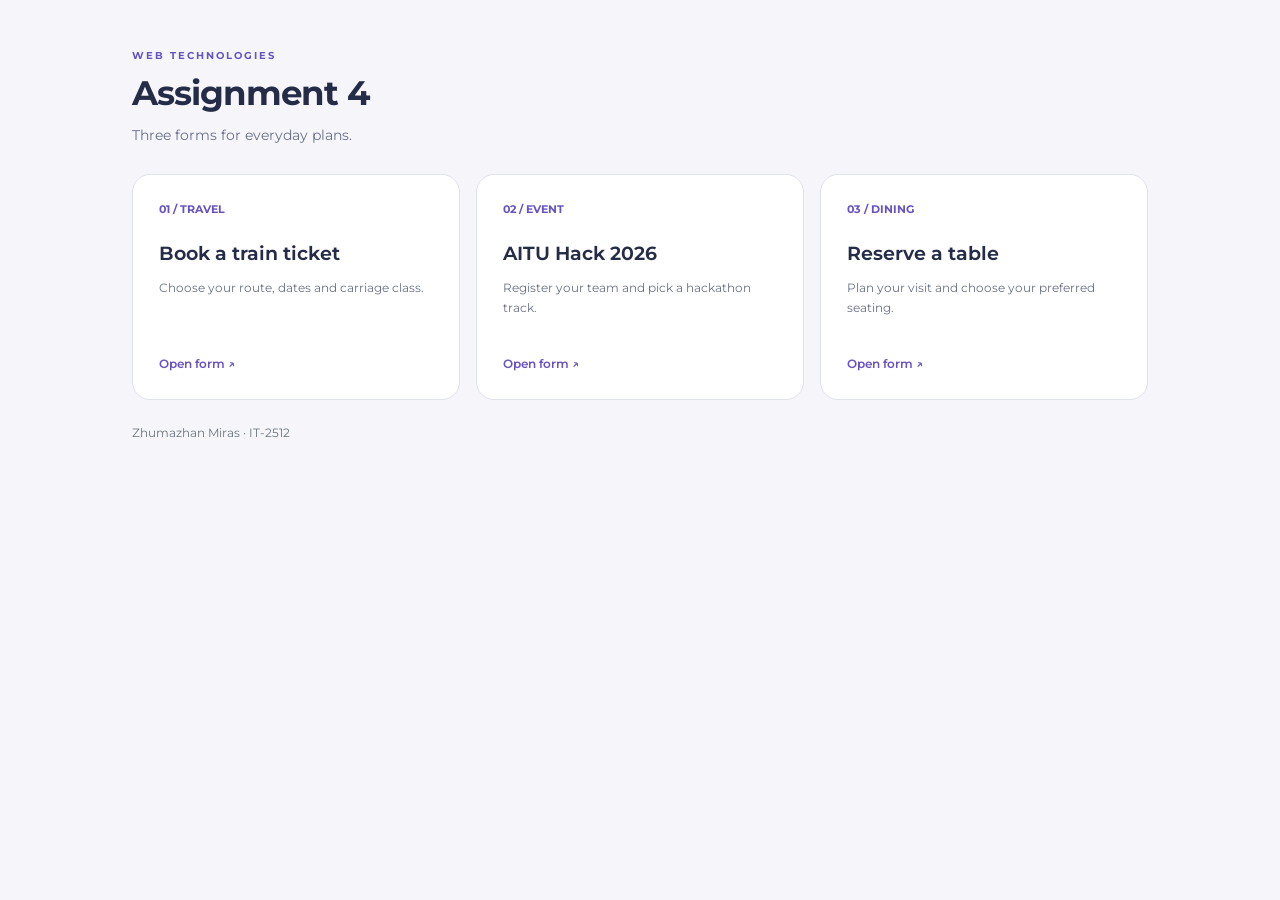
<file: index.html>
<!doctype html>
<html lang="en">
<head>
  <meta charset="utf-8">
  <meta name="viewport" content="width=device-width, initial-scale=1">
  <title>Assignment 4</title>
  <link rel="stylesheet" href="assets/vendor/bootstrap.min.css">
  <link rel="stylesheet" href="style.css">
</head>
<body class="app-page">
  <main class="container page-shell py-4 py-md-5">
    <header class="page-heading">
      <p class="eyebrow">WEB TECHNOLOGIES</p>
      <h1>Assignment 4</h1>
      <p>Three forms for everyday plans.</p>
    </header>
    <div class="row g-3">
      <div class="col-md-4">
        <a class="task-card" href="task1.html">
          <span class="task-number">01 / TRAVEL</span>
          <h2>Book a train ticket</h2>
          <p>Choose your route, dates and carriage class.</p>
          <span class="task-arrow">Open form <span aria-hidden="true">↗</span></span>
        </a>
      </div>
      <div class="col-md-4">
        <a class="task-card" href="task2.html">
          <span class="task-number">02 / EVENT</span>
          <h2>AITU Hack 2026</h2>
          <p>Register your team and pick a hackathon track.</p>
          <span class="task-arrow">Open form <span aria-hidden="true">↗</span></span>
        </a>
      </div>
      <div class="col-md-4">
        <a class="task-card" href="task3.html">
          <span class="task-number">03 / DINING</span>
          <h2>Reserve a table</h2>
          <p>Plan your visit and choose your preferred seating.</p>
          <span class="task-arrow">Open form <span aria-hidden="true">↗</span></span>
        </a>
      </div>
    </div>
    <p class="small text-secondary mt-4">Zhumazhan Miras · IT-2512</p>
  </main>
</body>
</html>
</file>
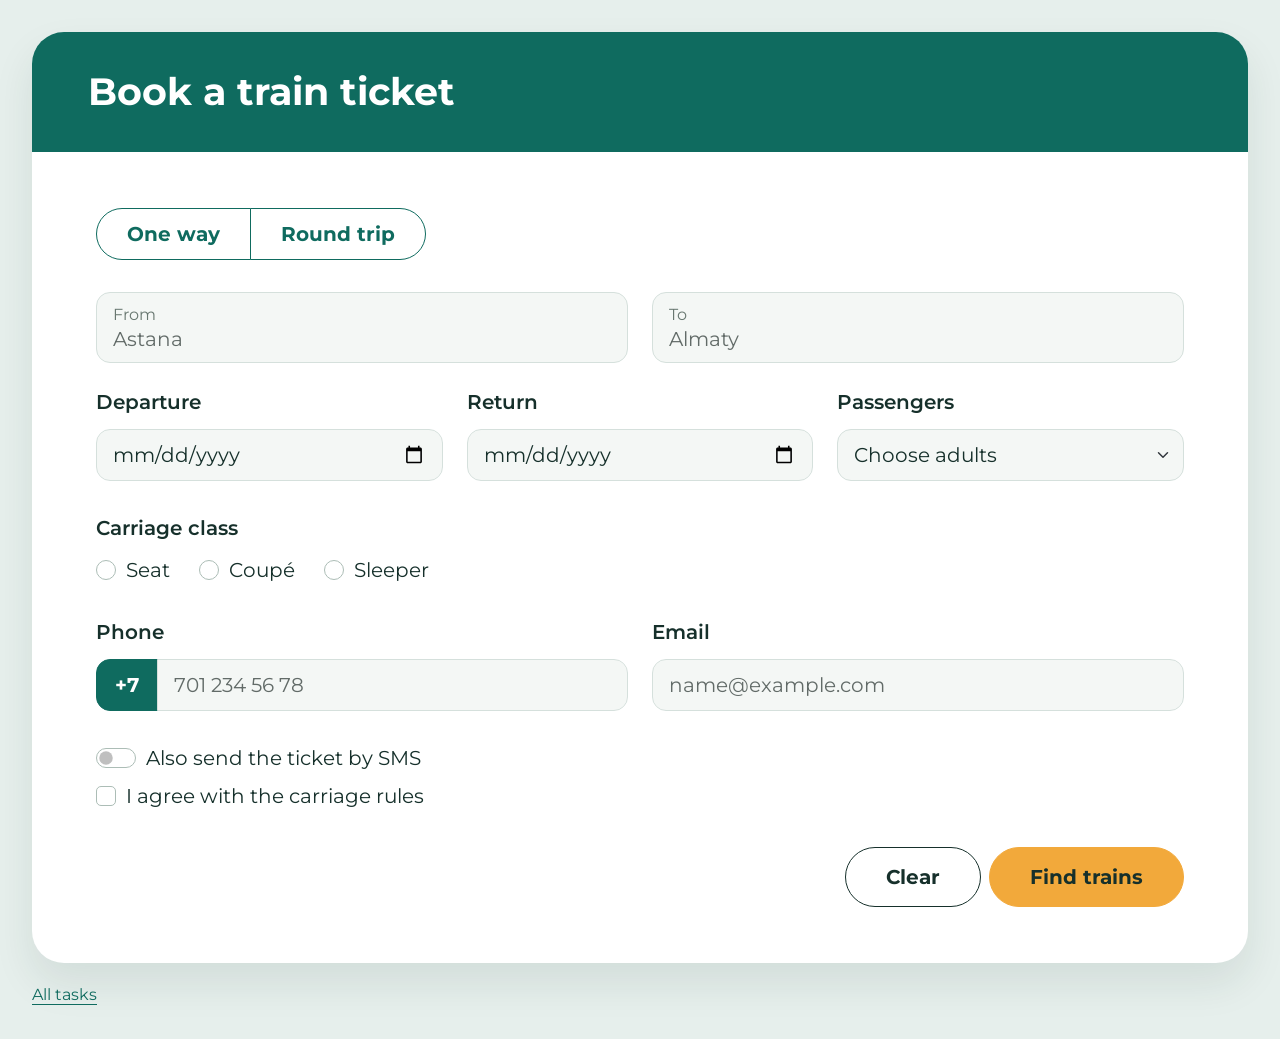
<file: task1.html>
<!doctype html>
<html lang="en">
<head>
  <meta charset="utf-8">
  <meta name="viewport" content="width=device-width, initial-scale=1">
  <title>Book a train ticket</title>
  <link rel="stylesheet" href="assets/vendor/bootstrap.min.css">
  <link rel="stylesheet" href="style.css">
</head>
<body class="app-page train-page">
  <main class="container page-shell">
    <div class="ticket">
      <header class="ticket-header">
        <h1>Book a train ticket</h1>
      </header>
      <form class="ticket-form" action="/submit" method="post">
        <!-- Two radio inputs form one trip choice. -->
        <fieldset class="mb-4">
          <legend class="visually-hidden">Trip type</legend>
          <div class="btn-group trip-toggle">
            <input class="btn-check" type="radio" id="one-way" name="trip" value="one-way" required>
            <label class="btn" for="one-way">One way</label>
            <input class="btn-check" type="radio" id="round-trip" name="trip" value="round-trip" required>
            <label class="btn" for="round-trip">Round trip</label>
          </div>
        </fieldset>

        <!-- Bootstrap columns stack on phones. -->
        <div class="row g-3 mb-4">
          <div class="col-md-6">
            <div class="form-floating route-field">
              <input class="form-control" type="text" id="from" name="from" placeholder="Astana" required>
              <label for="from">From</label>
            </div>
          </div>
          <div class="col-md-6">
            <div class="form-floating route-field">
              <input class="form-control" type="text" id="to" name="to" placeholder="Almaty" required>
              <label for="to">To</label>
            </div>
          </div>
          <div class="col-md-4">
            <label class="form-label" for="departure">Departure</label>
            <input class="form-control" type="date" id="departure" name="departure" required>
          </div>
          <div class="col-md-4">
            <label class="form-label" for="return">Return</label>
            <input class="form-control" type="date" id="return" name="return">
          </div>
          <div class="col-md-4">
            <label class="form-label" for="passengers">Passengers</label>
            <select class="form-select" id="passengers" name="passengers" required>
              <option value="">Choose adults</option>
              <option value="1">1 adult</option>
              <option value="2">2 adults</option>
              <option value="3">3 adults</option>
              <option value="4">4 adults</option>
              <option value="5">5 adults</option>
              <option value="6">6 adults</option>
            </select>
          </div>
        </div>

        <fieldset class="mb-4 carriage-choices">
          <legend class="form-label">Carriage class</legend>
          <div class="form-check form-check-inline">
            <input class="form-check-input" type="radio" id="seat" name="carriage" value="seat" required>
            <label class="form-check-label" for="seat">Seat</label>
          </div>
          <div class="form-check form-check-inline">
            <input class="form-check-input" type="radio" id="coupe" name="carriage" value="coupe" required>
            <label class="form-check-label" for="coupe">Coupé</label>
          </div>
          <div class="form-check form-check-inline">
            <input class="form-check-input" type="radio" id="sleeper" name="carriage" value="sleeper" required>
            <label class="form-check-label" for="sleeper">Sleeper</label>
          </div>
        </fieldset>

        <div class="row g-3 mb-4">
          <div class="col-md-6">
            <label class="form-label" for="phone">Phone</label>
            <div class="input-group">
              <span class="input-group-text" id="phone-code">+7</span>
              <input class="form-control" type="tel" id="phone" name="phone" placeholder="701 234 56 78" autocomplete="tel" aria-describedby="phone-code" required>
            </div>
            <input type="hidden" name="phone_country_code" value="+7">
          </div>
          <div class="col-md-6">
            <label class="form-label" for="email">Email</label>
            <input class="form-control" type="email" id="email" name="email" placeholder="name@example.com" autocomplete="email" required>
          </div>
        </div>
        <div class="form-check form-switch mb-2">
          <input class="form-check-input" type="checkbox" role="switch" id="sms" name="sms" value="yes">
          <label class="form-check-label" for="sms">Also send the ticket by SMS</label>
        </div>
        <div class="form-check">
          <input class="form-check-input" type="checkbox" id="agreement" name="agreement" value="accepted" required>
          <label class="form-check-label" for="agreement">I agree with the carriage rules</label>
        </div>
        <!-- On phones flex-column-reverse puts Find trains above Clear. -->
        <div class="form-actions d-flex flex-column-reverse flex-md-row justify-content-md-end gap-2">
          <button class="btn btn-outline-secondary px-4" type="reset">Clear</button>
          <button class="btn btn-primary btn-find px-4" type="submit">Find trains</button>
        </div>
      </form>
    </div>
    <p class="page-footer"><a href="index.html">All tasks</a></p>
  </main>
</body>
</html>
</file>
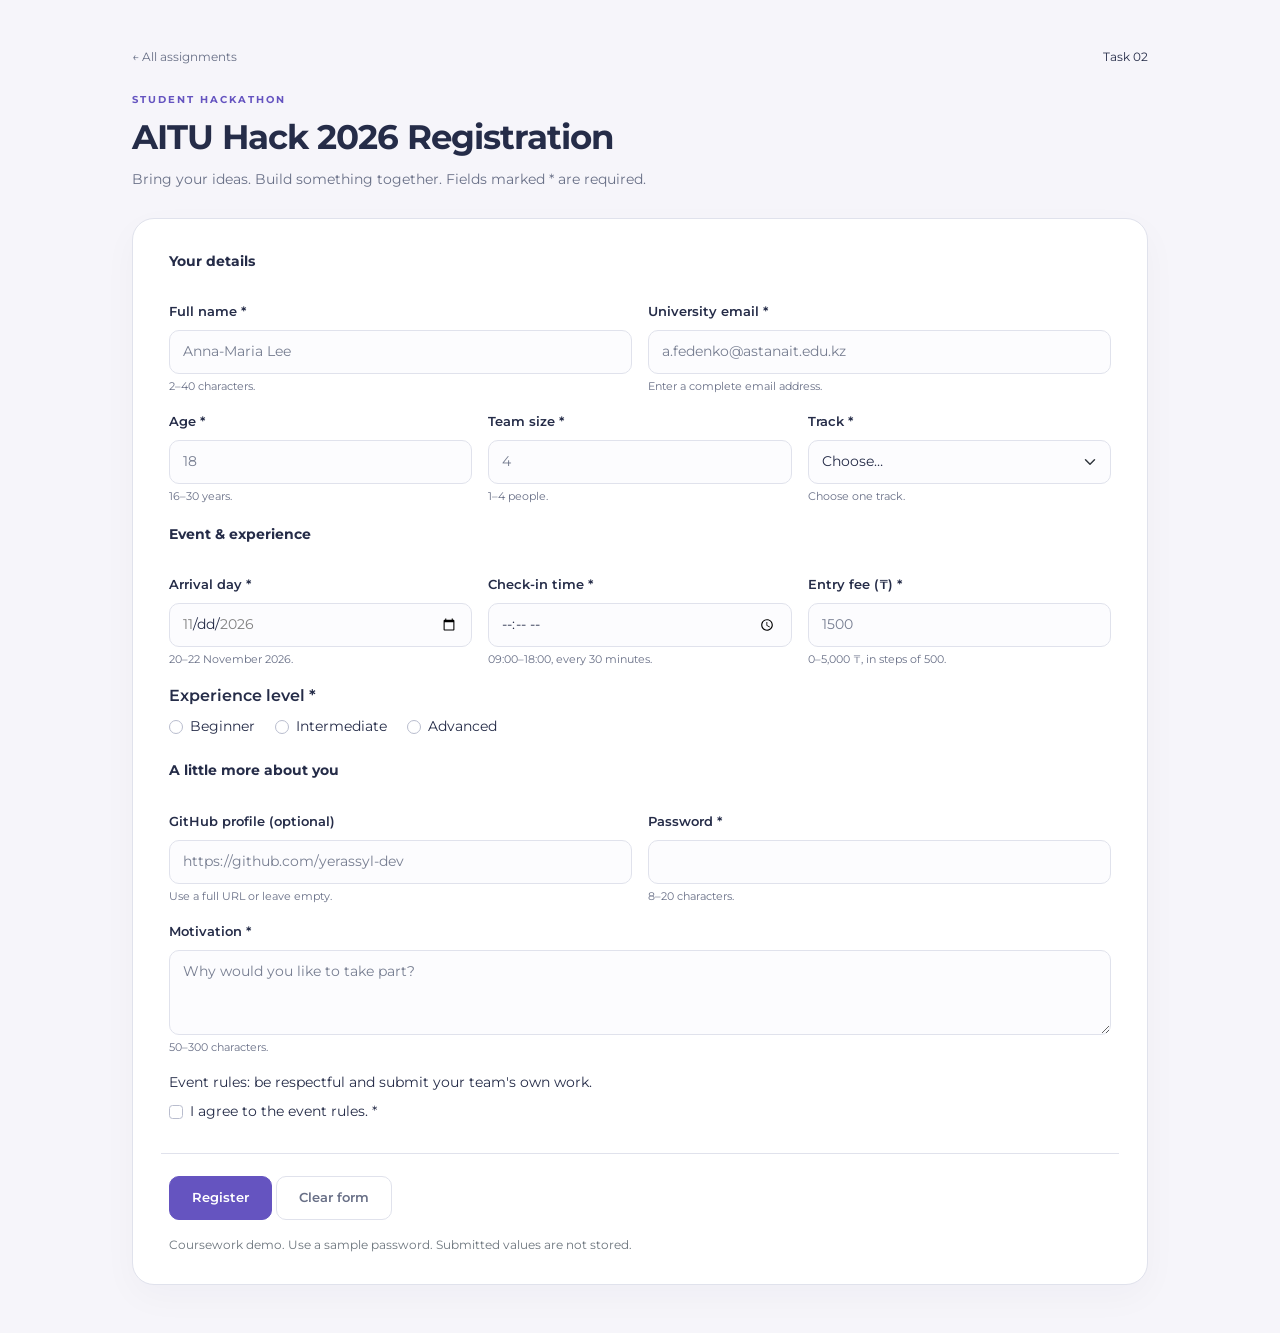
<file: task2.html>
<!doctype html>
<html lang="en">
<head>
  <meta charset="utf-8">
  <meta name="viewport" content="width=device-width, initial-scale=1">
  <title>AITU Hack 2026 — Registration</title>
  <link rel="stylesheet" href="assets/vendor/bootstrap.min.css">
  <link rel="stylesheet" href="style.css">
</head>
<body class="app-page">
  <main class="container page-shell py-4 py-md-5">
    <nav class="page-nav"><a href="index.html"><span aria-hidden="true">←</span> All assignments</a><span>Task 02</span></nav>
    <header class="page-heading">
      <p class="eyebrow">STUDENT HACKATHON</p>
      <h1>AITU Hack 2026 Registration</h1>
      <p>Bring your ideas. Build something together. Fields marked * are required.</p>
    </header>
    <form class="form-panel" action="/submit" method="post">
      <div class="row g-3">
        <div class="col-12"><h2 class="section-title">Your details</h2></div>
        <div class="col-md-6">
          <label class="form-label" for="full-name">Full name *</label>
          <input class="form-control" id="full-name" name="full_name" type="text" required minlength="2" maxlength="40" autocomplete="name" placeholder="Anna-Maria Lee" aria-describedby="full-name-hint full-name-error">
          <div class="form-text" id="full-name-hint">2–40 characters.</div>
          <div class="invalid-feedback" id="full-name-error">Enter 2–40 characters.</div>
        </div>
        <div class="col-md-6">
          <label class="form-label" for="university-email">University email *</label>
          <input class="form-control" id="university-email" name="university_email" type="email" required autocomplete="email" placeholder="a.fedenko@astanait.edu.kz" aria-describedby="university-email-hint university-email-error">
          <div class="form-text" id="university-email-hint">Enter a complete email address.</div>
          <div class="invalid-feedback" id="university-email-error">Enter a valid email address.</div>
        </div>
        <div class="col-md-4">
          <label class="form-label" for="age">Age *</label>
          <input class="form-control" id="age" name="age" type="number" required min="16" max="30" step="1" placeholder="18" aria-describedby="age-hint age-error">
          <div class="form-text" id="age-hint">16–30 years.</div>
          <div class="invalid-feedback" id="age-error">Enter a whole number from 16 to 30.</div>
        </div>
        <div class="col-md-4">
          <label class="form-label" for="team-size">Team size *</label>
          <input class="form-control" id="team-size" name="team_size" type="number" required min="1" max="4" step="1" placeholder="4" aria-describedby="team-size-hint team-size-error">
          <div class="form-text" id="team-size-hint">1–4 people.</div>
          <div class="invalid-feedback" id="team-size-error">Enter a whole number from 1 to 4.</div>
        </div>
        <div class="col-md-4">
          <label class="form-label" for="track">Track *</label>
          <select class="form-select" id="track" name="track" required aria-describedby="track-hint track-error">
            <option value="" selected>Choose…</option>
            <option value="web">Web</option>
            <option value="mobile">Mobile</option>
            <option value="ai">AI</option>
            <option value="gamedev">GameDev</option>
          </select>
          <div class="form-text" id="track-hint">Choose one track.</div>
          <div class="invalid-feedback" id="track-error">Select a track.</div>
        </div>
        <div class="col-12"><h2 class="section-title">Event &amp; experience</h2></div>
        <div class="col-md-4">
          <label class="form-label" for="arrival-day">Arrival day *</label>
          <input class="form-control" id="arrival-day" name="arrival_day" type="date" required min="2026-11-20" max="2026-11-22" step="1" aria-describedby="arrival-day-hint arrival-day-error">
          <div class="form-text" id="arrival-day-hint">20–22 November 2026.</div>
          <div class="invalid-feedback" id="arrival-day-error">Choose a date from 20 to 22 November.</div>
        </div>
        <div class="col-md-4">
          <label class="form-label" for="check-in-time">Check-in time *</label>
          <input class="form-control" id="check-in-time" name="check_in_time" type="time" required min="09:00" max="18:00" step="1800" aria-describedby="check-in-time-hint check-in-time-error">
          <div class="form-text" id="check-in-time-hint">09:00–18:00, every 30 minutes.</div>
          <div class="invalid-feedback" id="check-in-time-error">Choose a half-hour slot from 09:00 to 18:00.</div>
        </div>
        <div class="col-md-4">
          <label class="form-label" for="entry-fee">Entry fee (₸) *</label>
          <input class="form-control" id="entry-fee" name="entry_fee" type="number" required min="0" max="5000" step="500" placeholder="1500" aria-describedby="entry-fee-hint entry-fee-error">
          <div class="form-text" id="entry-fee-hint">0–5,000 ₸, in steps of 500.</div>
          <div class="invalid-feedback" id="entry-fee-error">Enter 0–5,000 in steps of 500.</div>
        </div>
        <fieldset class="experience-group col-12" aria-describedby="experience-error">
          <legend class="form-label fs-6">Experience level *</legend>
          <div class="form-check form-check-inline">
            <input class="form-check-input" id="experience-beginner" name="experience" type="radio" value="beginner" required aria-describedby="experience-error">
            <label class="form-check-label" for="experience-beginner">Beginner</label>
          </div>
          <div class="form-check form-check-inline">
            <input class="form-check-input" id="experience-intermediate" name="experience" type="radio" value="intermediate" required aria-describedby="experience-error">
            <label class="form-check-label" for="experience-intermediate">Intermediate</label>
          </div>
          <div class="form-check form-check-inline">
            <input class="form-check-input" id="experience-advanced" name="experience" type="radio" value="advanced" required aria-describedby="experience-error">
            <label class="form-check-label" for="experience-advanced">Advanced</label>
          </div>
          <div class="invalid-feedback" id="experience-error">Choose an experience level.</div>
        </fieldset>
        <div class="col-12"><h2 class="section-title">A little more about you</h2></div>
        <div class="col-md-6">
          <label class="form-label" for="github-profile">GitHub profile (optional)</label>
          <input class="form-control" id="github-profile" name="github_profile" type="url" placeholder="https://github.com/yerassyl-dev" aria-describedby="github-profile-hint github-profile-error">
          <div class="form-text" id="github-profile-hint">Use a full URL or leave empty.</div>
          <div class="invalid-feedback" id="github-profile-error">Enter a full URL, such as https://github.com/you.</div>
        </div>
        <div class="col-md-6">
          <label class="form-label" for="password">Password *</label>
          <input class="form-control" id="password" name="password" type="password" required minlength="8" maxlength="20" autocomplete="new-password" aria-describedby="password-hint password-error">
          <div class="form-text" id="password-hint">8–20 characters.</div>
          <div class="invalid-feedback" id="password-error">Enter 8–20 characters.</div>
        </div>
        <div class="col-12">
          <label class="form-label" for="motivation">Motivation *</label>
          <textarea class="form-control" id="motivation" name="motivation" rows="3" required minlength="50" maxlength="300" placeholder="Why would you like to take part?" aria-describedby="motivation-hint motivation-error"></textarea>
          <div class="form-text" id="motivation-hint">50–300 characters.</div>
          <div class="invalid-feedback" id="motivation-error">Write 50–300 characters.</div>
        </div>
        <div class="col-12">
          <p class="mb-2" id="event-rules">Event rules: be respectful and submit your team's own work.</p>
          <div class="form-check">
            <input class="form-check-input" id="rules-agreement" name="rules_agreement" type="checkbox" value="accepted" required aria-describedby="event-rules rules-agreement-error">
            <label class="form-check-label" for="rules-agreement">I agree to the event rules. *</label>
            <div class="invalid-feedback" id="rules-agreement-error">Accept the event rules.</div>
          </div>
        </div>
        <div class="col-12 form-actions">
          <button class="btn btn-primary" type="submit">Register</button>
          <button class="btn btn-outline-secondary" type="reset">Clear form</button>
          <p class="small text-secondary mt-3 mb-0">Coursework demo. Use a sample password. Submitted values are not stored.</p>
        </div>
      </div>
    </form>
  </main>
</body>
</html>
</file>
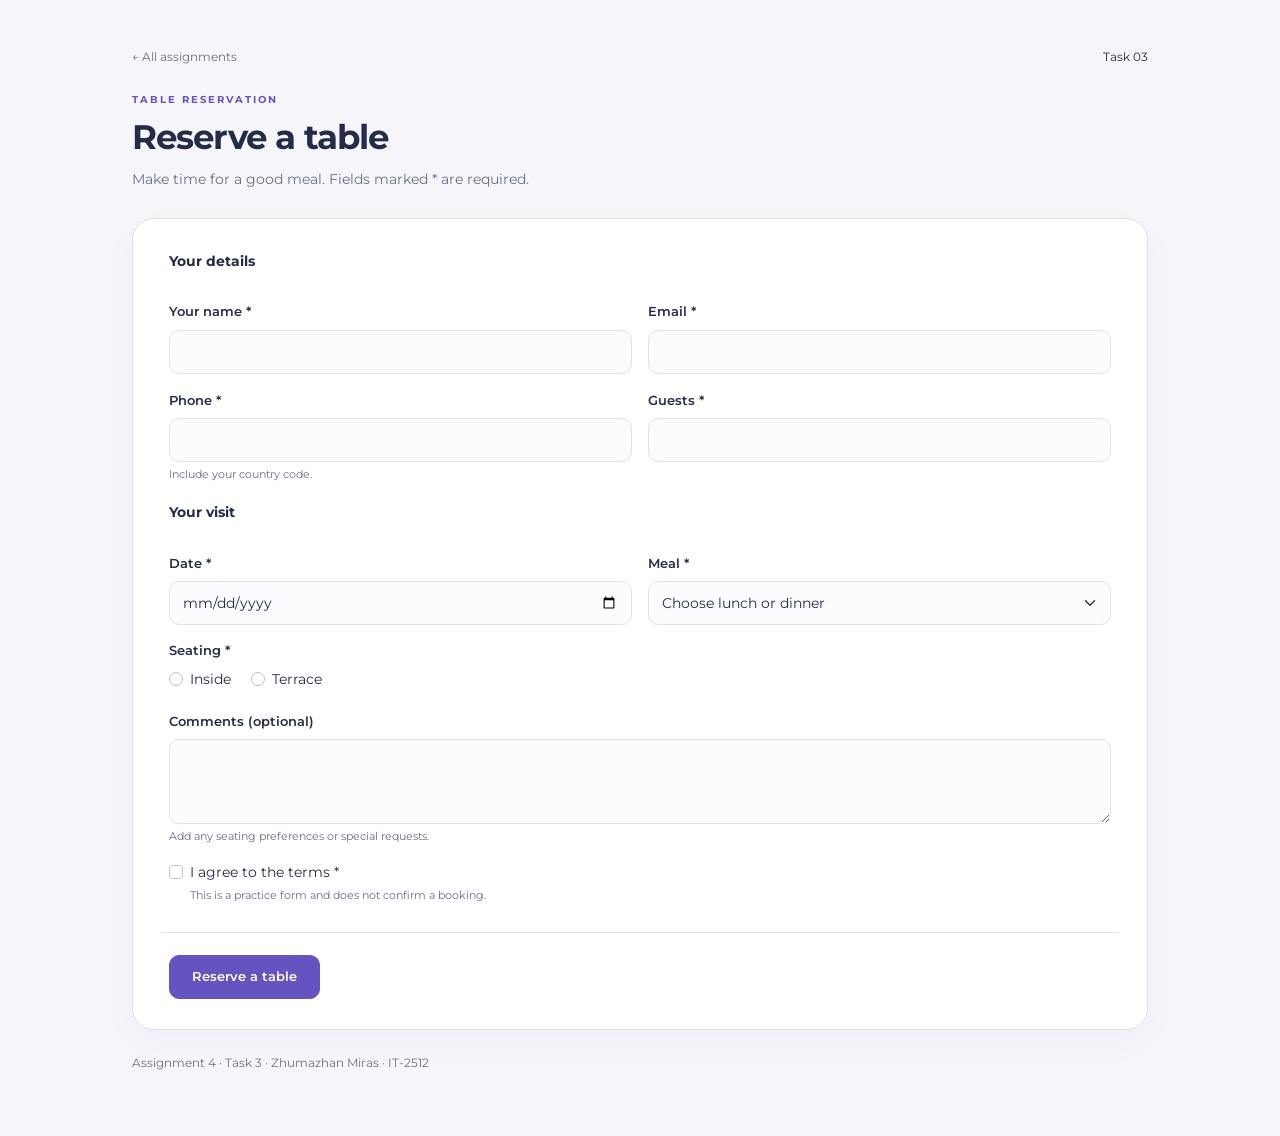
<file: task3.html>
<!doctype html>
<html lang="en">
<head>
  <meta charset="utf-8">
  <meta name="viewport" content="width=device-width, initial-scale=1">
  <title>Reserve a table</title>
  <link rel="stylesheet" href="assets/vendor/bootstrap.min.css">
  <link rel="stylesheet" href="style.css">
</head>
<body class="app-page">
  <main id="main" class="container page-shell py-4 py-md-5">
    <nav class="page-nav"><a href="index.html"><span aria-hidden="true">←</span> All assignments</a><span>Task 03</span></nav>
    <header class="page-heading">
      <p class="eyebrow">TABLE RESERVATION</p>
      <h1 id="reservation-title">Reserve a table</h1>
      <p id="required-note">Make time for a good meal. Fields marked * are required.</p>
    </header>

    <form action="/submit" method="post" class="form-panel" aria-describedby="required-note">
      <div class="row g-3">
        <div class="col-12"><h2 class="section-title">Your details</h2></div>
        <div class="col-md-6">
          <label for="guest-name" class="form-label">Your name <span aria-hidden="true">*</span></label>
          <input class="form-control" id="guest-name" name="full_name" type="text" autocomplete="name" required>
        </div>
        <div class="col-md-6">
          <label for="guest-email" class="form-label">Email <span aria-hidden="true">*</span></label>
          <input class="form-control" id="guest-email" name="email" type="email" autocomplete="email" required>
        </div>
        <div class="col-md-6">
          <label for="guest-phone" class="form-label">Phone <span aria-hidden="true">*</span></label>
          <input class="form-control" id="guest-phone" name="phone" type="tel" autocomplete="tel" aria-describedby="phone-hint" required>
          <div class="form-text" id="phone-hint">Include your country code.</div>
        </div>
        <div class="col-md-6">
          <label for="guests" class="form-label">Guests <span aria-hidden="true">*</span></label>
          <input class="form-control" id="guests" name="guests" type="number" min="1" step="1" inputmode="numeric" required>
        </div>
        <div class="col-12"><h2 class="section-title">Your visit</h2></div>
        <div class="col-md-6">
          <label for="reservation-date" class="form-label">Date <span aria-hidden="true">*</span></label>
          <input class="form-control" id="reservation-date" name="date" type="date" required>
        </div>
        <div class="col-md-6">
          <label for="meal" class="form-label">Meal <span aria-hidden="true">*</span></label>
          <select class="form-select" id="meal" name="meal" required>
            <option value="" selected disabled>Choose lunch or dinner</option>
            <option value="lunch">Lunch</option>
            <option value="dinner">Dinner</option>
          </select>
        </div>
        <div class="col-12">
          <fieldset>
            <legend class="form-label">Seating <span aria-hidden="true">*</span></legend>
            <div class="form-check form-check-inline">
              <input class="form-check-input" id="seating-inside" name="seating" type="radio" value="inside" required>
              <label class="form-check-label" for="seating-inside">Inside</label>
            </div>
            <div class="form-check form-check-inline">
              <input class="form-check-input" id="seating-terrace" name="seating" type="radio" value="terrace" required>
              <label class="form-check-label" for="seating-terrace">Terrace</label>
            </div>
          </fieldset>
        </div>
        <div class="col-12">
          <label for="comments" class="form-label">Comments (optional)</label>
          <textarea class="form-control" id="comments" name="comments" rows="3" aria-describedby="comments-hint"></textarea>
          <div class="form-text" id="comments-hint">Add any seating preferences or special requests.</div>
        </div>
        <div class="col-12">
          <div class="form-check">
            <input class="form-check-input" id="terms" name="terms" type="checkbox" value="accepted" aria-describedby="terms-hint" required>
            <label class="form-check-label" for="terms">I agree to the terms <span aria-hidden="true">*</span></label>
            <div class="form-text" id="terms-hint">This is a practice form and does not confirm a booking.</div>
          </div>
        </div>
        <div class="col-12 form-actions">
          <button class="btn btn-primary" type="submit">Reserve a table</button>
        </div>
      </div>
    </form>
    <p class="small mt-4 text-secondary">Assignment 4 · Task 3 · Zhumazhan Miras · IT-2512</p>
  </main>
</body>
</html>
</file>
<file: style.css>
@font-face {
  font-family: Montserrat;
  src: url('assets/fonts/Montserrat.ttf') format('truetype');
  font-weight: 100 900;
  font-display: swap;
}

/* Shared palette: navy text, lavender accents and a light background. */
:root {
  --ink: #252c48;
  --muted: #697087;
  --accent: #6554c0;
  --accent-dark: #5140a4;
  --soft: #f0edf9;
  --line: #e0e2ec;
}
.app-page { background: #f6f5fa; color: var(--ink); font-family: Montserrat, sans-serif; font-size: 14px; }
.page-shell { max-width: 1040px; }
a { color: var(--accent); text-underline-offset: 4px; }
.page-nav { display: flex; align-items: center; justify-content: space-between; gap: 16px; margin-bottom: 26px; font-size: 12px; }
.page-nav a { text-decoration: none; color: var(--muted); }
.page-nav a:hover { color: var(--accent); }
.page-nav .brand { color: var(--ink); font-size: 23px; font-weight: 750; letter-spacing: -1px; }
.brand span { color: var(--accent); }
.eyebrow { color: var(--accent); font-size: 10px; font-weight: 700; letter-spacing: 2px; margin-bottom: 10px; }
h1 { font-size: clamp(25px, 3.2vw, 34px); font-weight: 700; letter-spacing: -1px; margin-bottom: 10px; }
.page-heading { margin-bottom: 26px; }
.page-heading > p:last-child, .heading-note { color: var(--muted); line-height: 1.7; margin-bottom: 0; }
.page-footer { margin: 20px 0 0; color: var(--muted); text-align: center; font-size: 11px; }

/* Shared controls for the registration and reservation forms. */
.form-panel { border: 1px solid var(--line); border-radius: 22px; background: #fff; box-shadow: 0 12px 36px #252c4808; padding: 30px 36px; }
.form-label { font-size: 13px; font-weight: 600; margin-bottom: 8px; }
legend.form-label { float: none; width: auto; }
.form-control, .form-select { min-height: 44px; border-color: var(--line); border-radius: 10px; background-color: #fcfcfe; color: var(--ink); font-size: 14px; padding: 10px 13px; }
.form-control::placeholder { color: #777e91; opacity: 1; }
.form-control:focus, .form-select:focus { border-color: var(--accent); box-shadow: 0 0 0 3px #6554c016; background: #fff; }
.form-text { color: var(--muted); font-size: 11px; line-height: 1.6; }
.form-check-input { border-color: #b9bdce; }
.form-check-input:checked { background-color: var(--accent); border-color: var(--accent); }
.form-check-input:focus { border-color: var(--accent); box-shadow: 0 0 0 3px #6554c020; }
.form-check-label { cursor: pointer; }
.section-title { font-size: 14px; font-weight: 700; margin: 4px 0 16px; }
.section-divider { padding-top: 22px; border-top: 1px solid var(--line); }
.input-group-text { background: var(--soft); color: var(--accent); border-color: var(--line); border-radius: 10px 0 0 10px; font-weight: 650; padding-inline: 15px; }
.input-group > .form-control { border-radius: 0 10px 10px 0; }
.form-actions { margin-top: 26px; padding-top: 22px; border-top: 1px solid var(--line); }
.btn { border-radius: 10px; font-size: 13px; font-weight: 600; padding: 11px 22px; }
.btn-primary { --bs-btn-bg: var(--accent); --bs-btn-border-color: var(--accent); --bs-btn-hover-bg: var(--accent-dark); --bs-btn-hover-border-color: var(--accent-dark); --bs-btn-active-bg: var(--accent-dark); --bs-btn-active-border-color: var(--accent-dark); }
.btn-outline-secondary { --bs-btn-color: var(--muted); --bs-btn-border-color: var(--line); --bs-btn-hover-bg: var(--soft); --bs-btn-hover-color: var(--ink); --bs-btn-hover-border-color: #c7c1df; }

/* Native validation: no error messages on the first page load. */
input:user-invalid, select:user-invalid, textarea:user-invalid { border-color: #dc3545; }
input:user-invalid ~ .invalid-feedback,
select:user-invalid ~ .invalid-feedback,
textarea:user-invalid ~ .invalid-feedback,
.experience-group:has(input:user-invalid) > .invalid-feedback { display: block; }
:focus-visible, .btn-check:focus-visible + .btn { outline: 3px solid var(--accent); outline-offset: 3px; }

/* Compact overview page. */
.task-card { display: flex; flex-direction: column; height: 100%; border: 1px solid var(--line); border-radius: 18px; background: white; padding: 26px; text-decoration: none; color: var(--ink); }
.task-card:hover { border-color: #b5a9e4; background: #fdfcff; }
.task-number { color: var(--accent); font-size: 11px; font-weight: 700; margin-bottom: 26px; }
.task-card h2 { font-size: 19px; font-weight: 650; margin-bottom: 12px; }
.task-card p { color: var(--muted); line-height: 1.7; font-size: 12px; }
.task-arrow { color: var(--accent); font-size: 12px; font-weight: 600; margin-top: auto; padding-top: 20px; }

@media (max-width: 767px) {
  .page-nav { margin-bottom: 18px; }
  .form-panel { padding: 24px 20px; border-radius: 17px; }
  .form-control, .form-select { font-size: 16px; }
  .page-footer { font-size: 10px; }
}

/* Task 1 follows the green-and-yellow reference in the assignment. */
.train-page { --ink: #16302b; --accent: #0f6b5f; --line: #d5e0dc; background: #e6efec; font-size: 20px; }
.train-page .page-shell { max-width: 1280px; padding: 32px; }
.train-page .ticket { overflow: hidden; border-radius: 32px; background: #fff; box-shadow: 0 20px 40px #16302b18; }
.train-page .ticket-header { padding: 36px 56px; background: var(--accent); color: #fff; }
.train-page h1 { margin: 0; font-size: 38px; line-height: 1.25; font-weight: 700; letter-spacing: 0; }
.train-page .ticket-form { padding: 56px 64px; }
.train-page .ticket-form > .mb-4 { margin-bottom: 32px !important; }
.train-page .row { --bs-gutter-x: 24px; --bs-gutter-y: 24px; }
.train-page .form-label { font-size: 20px; margin-bottom: 12px; }
.train-page .form-control, .train-page .form-select { min-height: 52px; padding: 10px 16px; border-radius: 14px; background-color: #f4f7f5; font-size: 20px; }
.train-page .form-control::placeholder { color: #626b68; }
.train-page .form-control:focus, .train-page .form-select:focus { border-color: var(--accent); box-shadow: 0 0 0 3px #0f6b5f20; }
.train-page .form-check-input { border-color: #acbdb6; }
.train-page .form-check-input:focus { border-color: var(--accent); box-shadow: 0 0 0 3px #0f6b5f20; }
.train-page .carriage-choices .form-check-inline { margin-right: 24px; margin-bottom: 0; }
.train-page .carriage-choices .form-check-inline:last-child { margin-right: 0; }
.train-page .input-group-text { padding-inline: 18px; border-color: var(--accent); border-radius: 14px 0 0 14px; background: var(--accent); color: #fff; font-size: 20px; font-weight: 700; }
.train-page .input-group > .form-control { border-radius: 0 14px 14px 0; }
.train-page .form-actions { margin-top: 36px; padding-top: 0; border: 0; }
.train-page .btn { border-radius: 100px; font-size: 20px; font-weight: 700; padding: 14px 32px; }
.train-page .btn-primary { --bs-btn-color: #16302b; --bs-btn-bg: #f2a93b; --bs-btn-border-color: #f2a93b; --bs-btn-hover-color: #16302b; --bs-btn-hover-bg: #e99c2c; --bs-btn-hover-border-color: #e99c2c; --bs-btn-active-color: #16302b; --bs-btn-active-bg: #df9326; --bs-btn-active-border-color: #df9326; }
.train-page .btn-outline-secondary { --bs-btn-color: #16302b; --bs-btn-border-color: #16302b; --bs-btn-hover-bg: #e6efec; --bs-btn-hover-color: #16302b; --bs-btn-hover-border-color: #16302b; --bs-btn-active-bg: #d5e0dc; --bs-btn-active-color: #16302b; --bs-btn-active-border-color: #16302b; }
.train-page .form-actions .btn { padding-inline: 40px !important; }
.train-page .page-footer { margin-top: 20px; text-align: left; font-size: 16px; }

/* The segmented trip selector and carriage controls are native radio inputs. */
.train-page .trip-toggle .btn { padding: 10px 30px; border: 1px solid var(--accent); border-radius: 0; color: var(--accent); background: #fff; }
.train-page .trip-toggle .btn:first-of-type { border-radius: 100px 0 0 100px; }
.train-page .trip-toggle .btn:last-of-type { border-radius: 0 100px 100px 0; }
.train-page .trip-toggle .btn-check:checked + .btn { background: var(--accent); color: #fff; }

/* Keep the route labels in normal flow, above the input inside its border. */
.train-page .route-field { display: flex; flex-direction: column-reverse; padding: 10px 16px; border: 1px solid var(--line); border-radius: 14px; background: #f4f7f5; }
.train-page .route-field.form-floating > label { position: static; height: auto; padding: 0; border: 0; font-size: 16px; }
.train-page .route-field.form-floating > .form-control { height: auto; min-height: 0; padding: 0; border: 0; border-radius: 0; background: transparent; font-size: 20px; }
.train-page .route-field.form-floating > .form-control ~ label { transform: none; color: #687770; }
.train-page .route-field.form-floating > label::after { content: none; }
.train-page .route-field.form-floating > .form-control::placeholder { color: #626b68; }
.train-page .route-field:focus-within { border-color: var(--accent); box-shadow: 0 0 0 3px #0f6b5f20; }
.train-page .route-field .form-control:focus { box-shadow: none; }
.train-page .route-field:has(input:user-invalid), .train-page input:user-invalid, .train-page select:user-invalid { border-color: #dc3545; }

@media (max-width: 767px) {
  .train-page { font-size: 16px; }
  .train-page .page-shell { padding: 12px; }
  .train-page .ticket { border-radius: 24px; }
  .train-page .ticket-header { padding: 22px 20px; }
  .train-page h1 { font-size: 22px; }
  .train-page .ticket-form { padding: 24px; }
  .train-page .ticket-form > .mb-4 { margin-bottom: 24px !important; }
  .train-page .row { --bs-gutter-x: 16px; --bs-gutter-y: 16px; }
  .train-page .form-label { font-size: 16px; margin-bottom: 8px; }
  .train-page .form-control, .train-page .form-select { min-height: 40px; padding: 7px 12px; border-radius: 12px; font-size: 16px; }
  .train-page .input-group-text { padding-inline: 12px; border-radius: 12px 0 0 12px; font-size: 16px; }
  .train-page .input-group > .form-control { border-radius: 0 12px 12px 0; }
  .train-page .carriage-choices .form-check-inline { margin-right: 12px; }
  .train-page .btn { padding: 12px 20px; font-size: 16px; }
  .train-page .trip-toggle { display: flex; }
  .train-page .trip-toggle .btn { flex: 1; padding: 9px 12px; }
  .train-page .route-field { padding: 8px 12px; border-radius: 12px; }
  .train-page .route-field.form-floating > label { font-size: 14px; }
  .train-page .route-field.form-floating > .form-control { font-size: 16px; }
  .train-page .form-actions { margin-top: 28px; }
  .train-page .page-footer { margin-top: 16px; font-size: 14px; }
}
</file>
